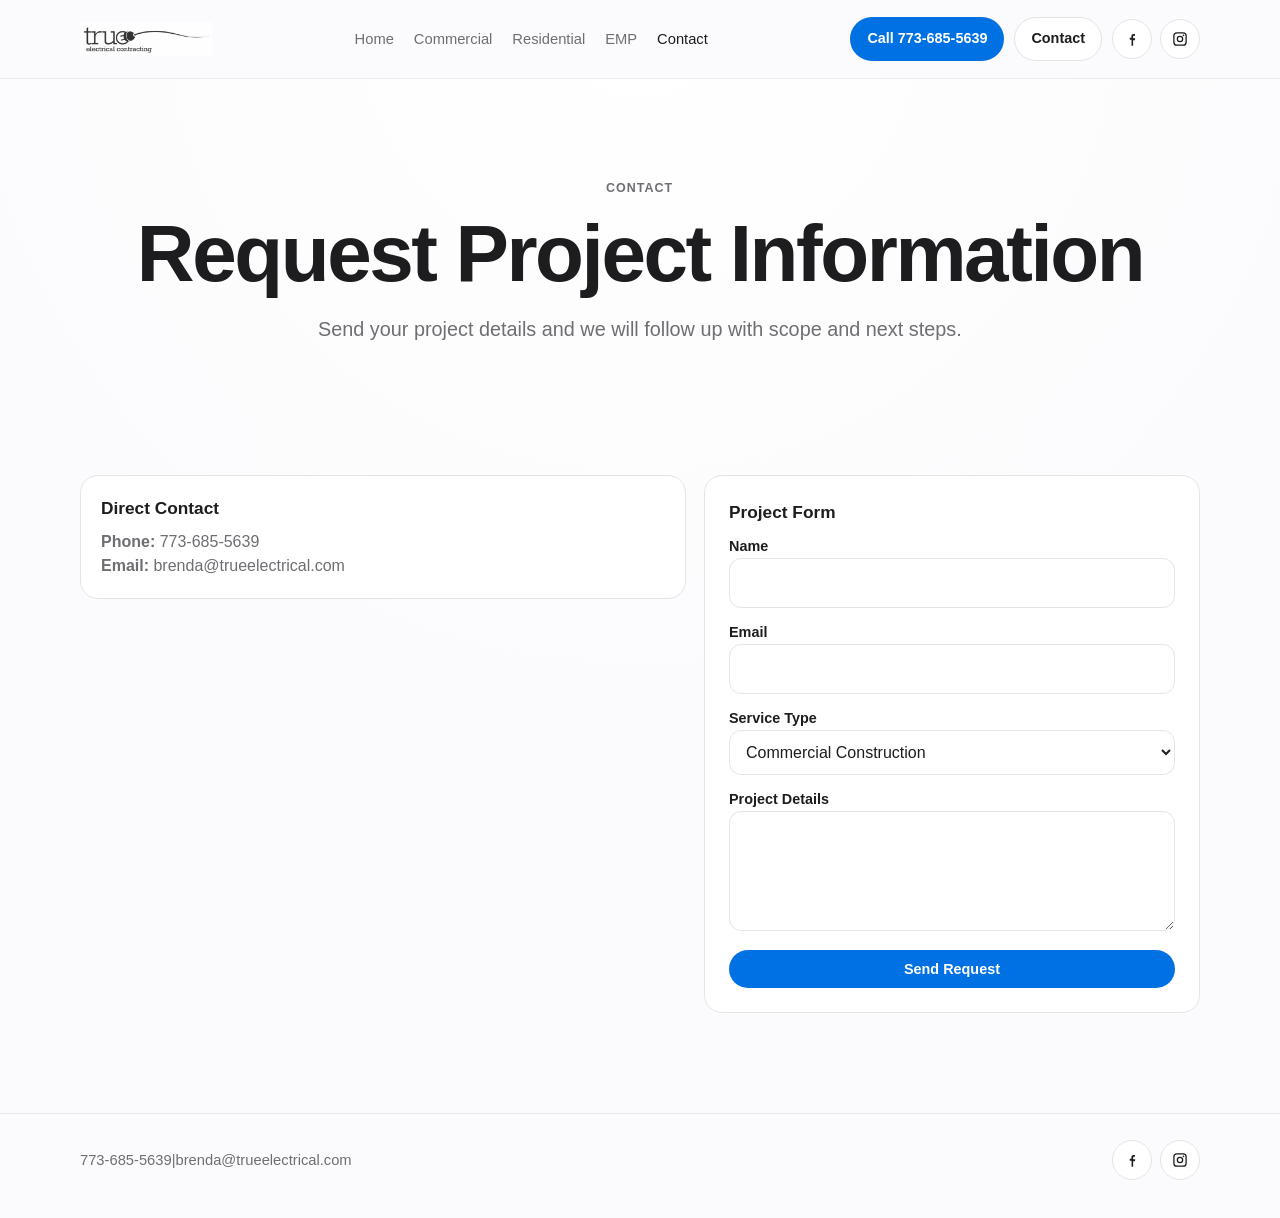
<file: contact.html>
<!DOCTYPE html>
<html lang="en">
<head>
  <meta charset="UTF-8">
  <meta name="viewport" content="width=device-width, initial-scale=1.0">
  <title>Contact | True Electrical Contracting</title>
  <meta name="description" content="Contact True Electrical Contracting for commercial electrical construction and service coordination.">
  <link rel="icon" type="image/png" href="static/img/favicon.png">
  <link rel="stylesheet" href="static/css/style.css">
</head>
<body>
  <header class="site-header">
    <div class="container nav">
      <a class="brand" href="index.html">
        <img src="static/img/logo-electric.png" alt="True Electrical Contracting logo">
      </a>
      <nav class="nav-links" aria-label="Main navigation">
        <a href="index.html">Home</a>
        <a href="commercial.html">Commercial</a>
        <a href="residential.html">Residential</a>
        <a href="emp.html">EMP</a>
        <a class="active" href="contact.html">Contact</a>
      </nav>
      <div class="nav-actions">
        <a class="btn btn-primary nav-phone" href="tel:7736855639">Call 773-685-5639</a>
        <a class="btn btn-ghost" href="contact.html">Contact</a>
        <div class="social-links" aria-label="Social media links">
          <a class="social-link" href="https://www.facebook.com/profile.php?id=61583737654643" target="_blank" rel="noreferrer" aria-label="True Electrical on Facebook">
            <svg viewBox="0 0 24 24" aria-hidden="true" focusable="false"><path d="M13.5 21v-7.2h2.4l.4-2.8h-2.8V9.2c0-.8.2-1.4 1.4-1.4H16V5.3c-.2 0-.9-.1-1.8-.1-1.8 0-3 1.1-3 3.2v1.8H9v2.8h2.4V21h2.1z"/></svg>
          </a>
          <a class="social-link" href="https://www.instagram.com/trueelectricalcontracting/" target="_blank" rel="noreferrer" aria-label="True Electrical on Instagram">
            <svg viewBox="0 0 24 24" aria-hidden="true" focusable="false"><path d="M7.8 3h8.4A4.8 4.8 0 0 1 21 7.8v8.4a4.8 4.8 0 0 1-4.8 4.8H7.8A4.8 4.8 0 0 1 3 16.2V7.8A4.8 4.8 0 0 1 7.8 3zm0 1.7A3.1 3.1 0 0 0 4.7 7.8v8.4a3.1 3.1 0 0 0 3.1 3.1h8.4a3.1 3.1 0 0 0 3.1-3.1V7.8a3.1 3.1 0 0 0-3.1-3.1H7.8zm8.9 1.3a1.1 1.1 0 1 1 0 2.2 1.1 1.1 0 0 1 0-2.2zM12 7.6A4.4 4.4 0 1 1 7.6 12 4.4 4.4 0 0 1 12 7.6zm0 1.7A2.7 2.7 0 1 0 14.7 12 2.7 2.7 0 0 0 12 9.3z"/></svg>
          </a>
        </div>
      </div>
    </div>
  </header>

  <main>
    <section class="hero container">
      <p class="eyebrow">Contact</p>
      <h1>Request Project Information</h1>
      <p class="lead">Send your project details and we will follow up with scope and next steps.</p>
    </section>

    <section class="section container">
      <div class="split contact-split">
        <article class="card contact-card-compact">
          <h3>Direct Contact</h3>
          <p><strong>Phone:</strong> <a href="tel:7736855639">773-685-5639</a></p>
          <p><strong>Email:</strong> <a href="mailto:brenda@trueelectrical.com">brenda@trueelectrical.com</a></p>
        </article>

        <article class="card">
          <h3>Project Form</h3>
          <form class="form" action="mailto:brenda@trueelectrical.com" method="post" enctype="text/plain">
            <div>
              <label for="name">Name</label>
              <input id="name" name="name" type="text" required>
            </div>
            <div>
              <label for="email">Email</label>
              <input id="email" name="email" type="email" required>
            </div>
            <div>
              <label for="service">Service Type</label>
              <select id="service" name="service">
                <option>Commercial Construction</option>
                <option>Incoming Utility Service</option>
                <option>Power Distribution</option>
                <option>Fire Alarm / Low Voltage</option>
                <option>Residential Service</option>
              </select>
            </div>
            <div>
              <label for="message">Project Details</label>
              <textarea id="message" name="message"></textarea>
            </div>
            <button class="btn btn-primary" type="submit">Send Request</button>
          </form>
        </article>
      </div>
    </section>
  </main>

  <footer class="footer">
    <div class="container footer-row">
      <span><a href="tel:7736855639">773-685-5639</a> | <a href="mailto:brenda@trueelectrical.com">brenda@trueelectrical.com</a></span>
      <div class="social-links social-links-footer" aria-label="Social media links">
        <a class="social-link" href="https://www.facebook.com/profile.php?id=61583737654643" target="_blank" rel="noreferrer" aria-label="True Electrical on Facebook">
          <svg viewBox="0 0 24 24" aria-hidden="true" focusable="false"><path d="M13.5 21v-7.2h2.4l.4-2.8h-2.8V9.2c0-.8.2-1.4 1.4-1.4H16V5.3c-.2 0-.9-.1-1.8-.1-1.8 0-3 1.1-3 3.2v1.8H9v2.8h2.4V21h2.1z"/></svg>
        </a>
        <a class="social-link" href="https://www.instagram.com/trueelectricalcontracting/" target="_blank" rel="noreferrer" aria-label="True Electrical on Instagram">
          <svg viewBox="0 0 24 24" aria-hidden="true" focusable="false"><path d="M7.8 3h8.4A4.8 4.8 0 0 1 21 7.8v8.4a4.8 4.8 0 0 1-4.8 4.8H7.8A4.8 4.8 0 0 1 3 16.2V7.8A4.8 4.8 0 0 1 7.8 3zm0 1.7A3.1 3.1 0 0 0 4.7 7.8v8.4a3.1 3.1 0 0 0 3.1 3.1h8.4a3.1 3.1 0 0 0 3.1-3.1V7.8a3.1 3.1 0 0 0-3.1-3.1H7.8zm8.9 1.3a1.1 1.1 0 1 1 0 2.2 1.1 1.1 0 0 1 0-2.2zM12 7.6A4.4 4.4 0 1 1 7.6 12 4.4 4.4 0 0 1 12 7.6zm0 1.7A2.7 2.7 0 1 0 14.7 12 2.7 2.7 0 0 0 12 9.3z"/></svg>
        </a>
      </div>
    </div>
  </footer>
  <script src="static/js/main.js"></script>
</body>
</html>
</file>
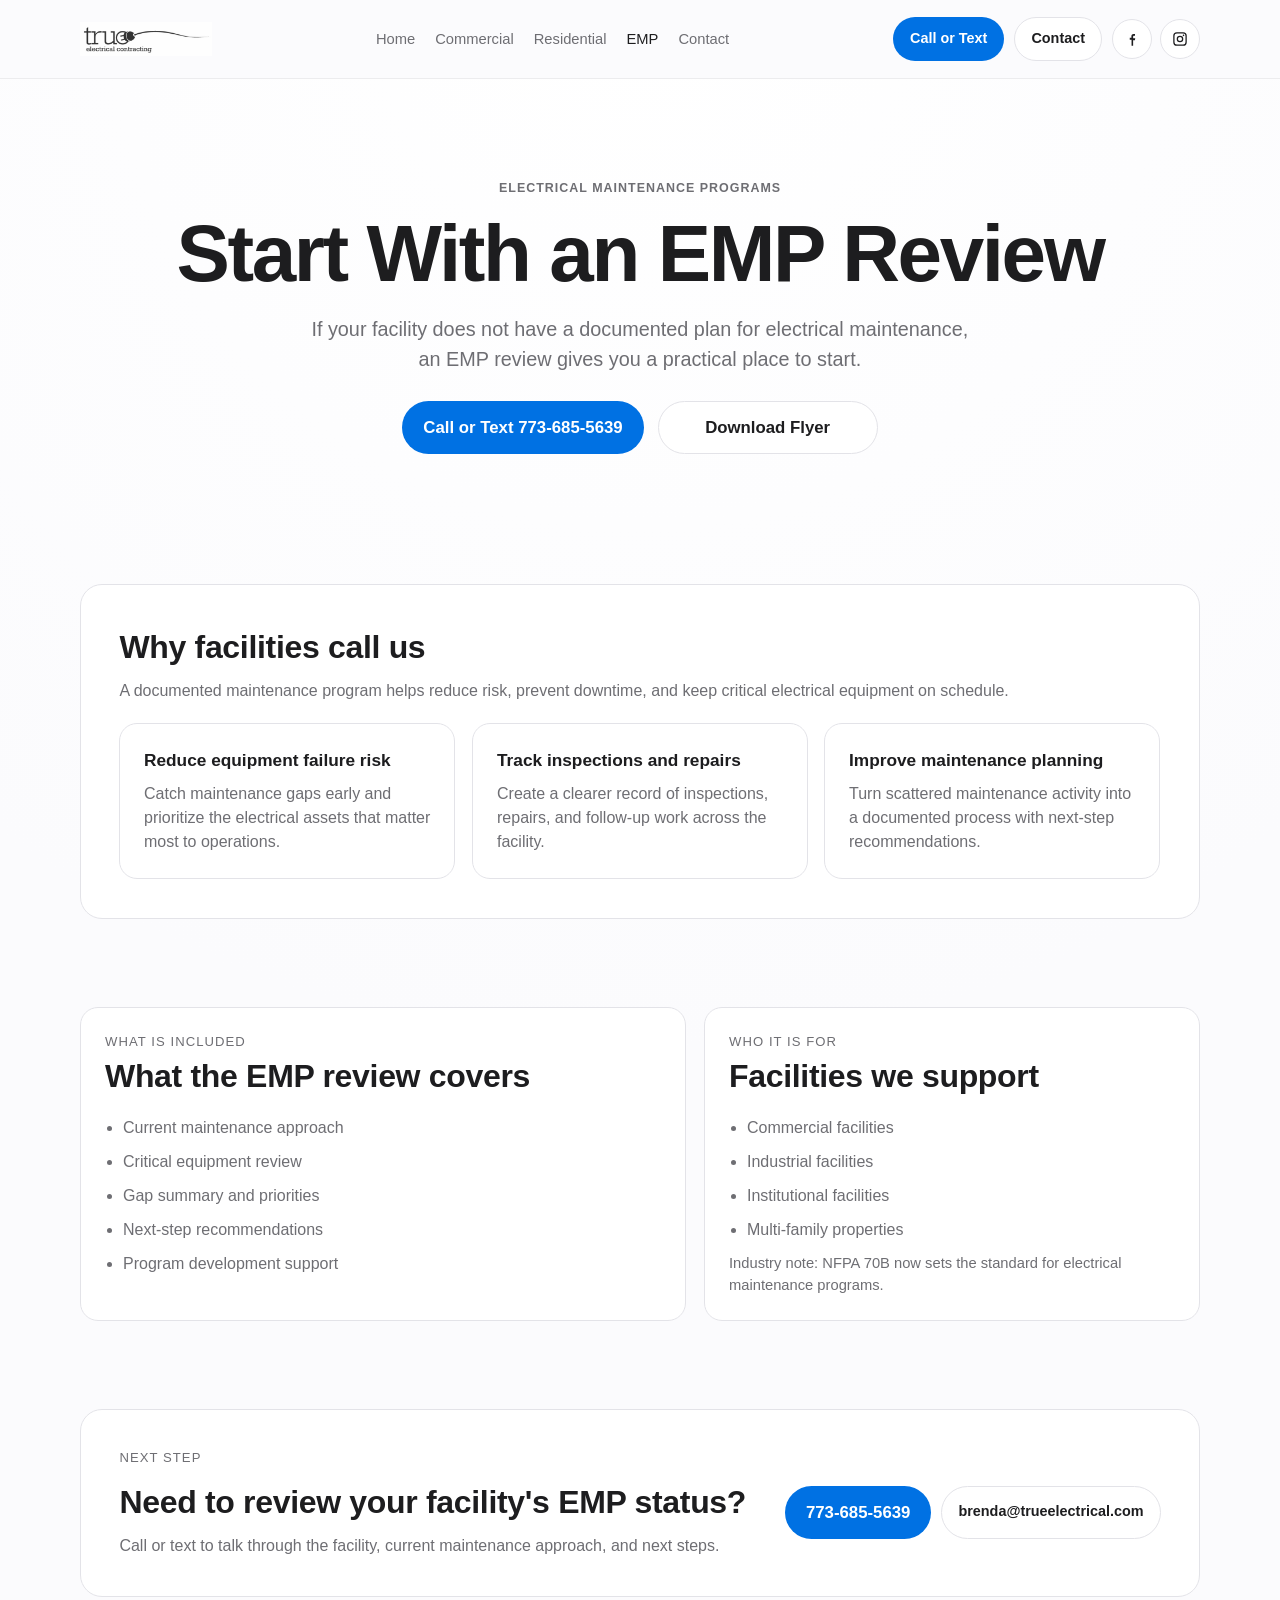
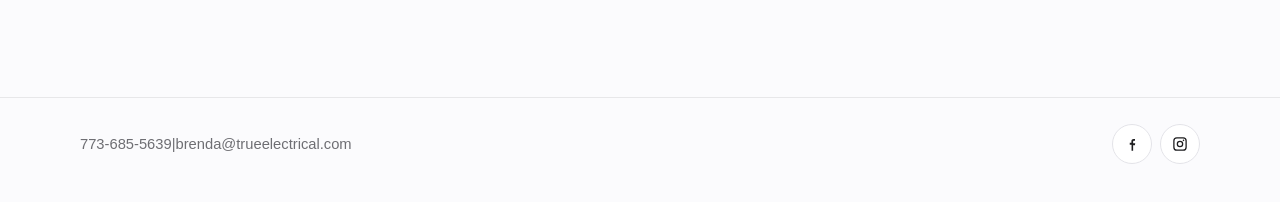
<file: emp.html>
<!DOCTYPE html>
<html lang="en">
<head>
  <meta charset="UTF-8">
  <meta name="viewport" content="width=device-width, initial-scale=1.0">
  <title>Electrical Maintenance Programs | True Electrical</title>
  <meta name="description" content="Electrical Maintenance Program reviews for commercial, industrial, institutional, and multi-family facilities.">
  <link rel="icon" type="image/png" href="static/img/favicon.png">
  <link rel="stylesheet" href="static/css/style.css">
</head>
<body>
  <header class="site-header">
    <div class="container nav">
      <a class="brand" href="index.html" aria-label="True Electrical home">
        <img src="static/img/logo-electric.png" alt="True Electrical logo">
      </a>
      <nav class="nav-links" aria-label="Main navigation">
        <a href="index.html">Home</a>
        <a href="commercial.html">Commercial</a>
        <a href="residential.html">Residential</a>
        <a class="active" href="emp.html">EMP</a>
        <a href="contact.html">Contact</a>
      </nav>
      <div class="nav-actions">
        <a class="btn btn-primary nav-phone" href="tel:7736855639">Call or Text</a>
        <a class="btn btn-ghost" href="contact.html">Contact</a>
        <div class="social-links" aria-label="Social media links">
          <a class="social-link" href="https://www.facebook.com/profile.php?id=61583737654643" target="_blank" rel="noreferrer" aria-label="True Electrical on Facebook">
            <svg viewBox="0 0 24 24" aria-hidden="true" focusable="false"><path d="M13.5 21v-7.2h2.4l.4-2.8h-2.8V9.2c0-.8.2-1.4 1.4-1.4H16V5.3c-.2 0-.9-.1-1.8-.1-1.8 0-3 1.1-3 3.2v1.8H9v2.8h2.4V21h2.1z"/></svg>
          </a>
          <a class="social-link" href="https://www.instagram.com/trueelectricalcontracting/" target="_blank" rel="noreferrer" aria-label="True Electrical on Instagram">
            <svg viewBox="0 0 24 24" aria-hidden="true" focusable="false"><path d="M7.8 3h8.4A4.8 4.8 0 0 1 21 7.8v8.4a4.8 4.8 0 0 1-4.8 4.8H7.8A4.8 4.8 0 0 1 3 16.2V7.8A4.8 4.8 0 0 1 7.8 3zm0 1.7A3.1 3.1 0 0 0 4.7 7.8v8.4a3.1 3.1 0 0 0 3.1 3.1h8.4a3.1 3.1 0 0 0 3.1-3.1V7.8a3.1 3.1 0 0 0-3.1-3.1H7.8zm8.9 1.3a1.1 1.1 0 1 1 0 2.2 1.1 1.1 0 0 1 0-2.2zM12 7.6A4.4 4.4 0 1 1 7.6 12 4.4 4.4 0 0 1 12 7.6zm0 1.7A2.7 2.7 0 1 0 14.7 12 2.7 2.7 0 0 0 12 9.3z"/></svg>
          </a>
        </div>
      </div>
    </div>
  </header>

  <main>
    <section class="hero container">
      <p class="eyebrow">Electrical Maintenance Programs</p>
      <h1>Start With an EMP Review</h1>
      <p class="lead">If your facility does not have a documented plan for electrical maintenance, an EMP review gives you a practical place to start.</p>
      <div class="contact-priority">
        <a class="btn btn-primary phone-primary" href="tel:7736855639">Call or Text 773-685-5639</a>
        <a class="btn btn-ghost phone-primary" href="static/files/emp-flyer.pptx" download>Download Flyer</a>
      </div>
    </section>

    <section class="section container">
      <div class="panel">
        <div class="section-heading">
          <div>
            <h2 class="section-title">Why facilities call us</h2>
            <p class="section-sub">A documented maintenance program helps reduce risk, prevent downtime, and keep critical electrical equipment on schedule.</p>
          </div>
        </div>
        <div class="services-grid">
          <article class="card service-card">
            <h3>Reduce equipment failure risk</h3>
            <p>Catch maintenance gaps early and prioritize the electrical assets that matter most to operations.</p>
          </article>
          <article class="card service-card">
            <h3>Track inspections and repairs</h3>
            <p>Create a clearer record of inspections, repairs, and follow-up work across the facility.</p>
          </article>
          <article class="card service-card">
            <h3>Improve maintenance planning</h3>
            <p>Turn scattered maintenance activity into a documented process with next-step recommendations.</p>
          </article>
        </div>
      </div>
    </section>

    <section class="section container">
      <div class="split">
        <article class="card">
          <p class="kicker">What is included</p>
          <h2 class="section-title">What the EMP review covers</h2>
          <ul class="list">
            <li>Current maintenance approach</li>
            <li>Critical equipment review</li>
            <li>Gap summary and priorities</li>
            <li>Next-step recommendations</li>
            <li>Program development support</li>
          </ul>
        </article>

        <article class="card">
          <p class="kicker">Who It Is For</p>
          <h2 class="section-title">Facilities we support</h2>
          <ul class="list">
            <li>Commercial facilities</li>
            <li>Industrial facilities</li>
            <li>Institutional facilities</li>
            <li>Multi-family properties</li>
          </ul>
          <p class="micro-note">Industry note: NFPA 70B now sets the standard for electrical maintenance programs.</p>
        </article>
      </div>
    </section>

    <section class="section container">
      <div class="panel final-cta">
        <div>
          <p class="kicker">Next Step</p>
          <h2 class="section-title">Need to review your facility's EMP status?</h2>
          <p class="section-sub">Call or text to talk through the facility, current maintenance approach, and next steps.</p>
        </div>
        <div class="cta-bar">
          <a class="btn btn-primary phone-primary" href="tel:7736855639">773-685-5639</a>
          <a class="btn btn-ghost" href="mailto:brenda@trueelectrical.com">brenda@trueelectrical.com</a>
        </div>
      </div>
    </section>
  </main>

  <footer class="footer">
    <div class="container footer-row">
      <span><a href="tel:7736855639">773-685-5639</a> | <a href="mailto:brenda@trueelectrical.com">brenda@trueelectrical.com</a></span>
      <div class="social-links social-links-footer" aria-label="Social media links">
        <a class="social-link" href="https://www.facebook.com/profile.php?id=61583737654643" target="_blank" rel="noreferrer" aria-label="True Electrical on Facebook">
          <svg viewBox="0 0 24 24" aria-hidden="true" focusable="false"><path d="M13.5 21v-7.2h2.4l.4-2.8h-2.8V9.2c0-.8.2-1.4 1.4-1.4H16V5.3c-.2 0-.9-.1-1.8-.1-1.8 0-3 1.1-3 3.2v1.8H9v2.8h2.4V21h2.1z"/></svg>
        </a>
        <a class="social-link" href="https://www.instagram.com/trueelectricalcontracting/" target="_blank" rel="noreferrer" aria-label="True Electrical on Instagram">
          <svg viewBox="0 0 24 24" aria-hidden="true" focusable="false"><path d="M7.8 3h8.4A4.8 4.8 0 0 1 21 7.8v8.4a4.8 4.8 0 0 1-4.8 4.8H7.8A4.8 4.8 0 0 1 3 16.2V7.8A4.8 4.8 0 0 1 7.8 3zm0 1.7A3.1 3.1 0 0 0 4.7 7.8v8.4a3.1 3.1 0 0 0 3.1 3.1h8.4a3.1 3.1 0 0 0 3.1-3.1V7.8a3.1 3.1 0 0 0-3.1-3.1H7.8zm8.9 1.3a1.1 1.1 0 1 1 0 2.2 1.1 1.1 0 0 1 0-2.2zM12 7.6A4.4 4.4 0 1 1 7.6 12 4.4 4.4 0 0 1 12 7.6zm0 1.7A2.7 2.7 0 1 0 14.7 12 2.7 2.7 0 0 0 12 9.3z"/></svg>
        </a>
      </div>
    </div>
  </footer>
  <script src="static/js/main.js"></script>
</body>
</html>
</file>
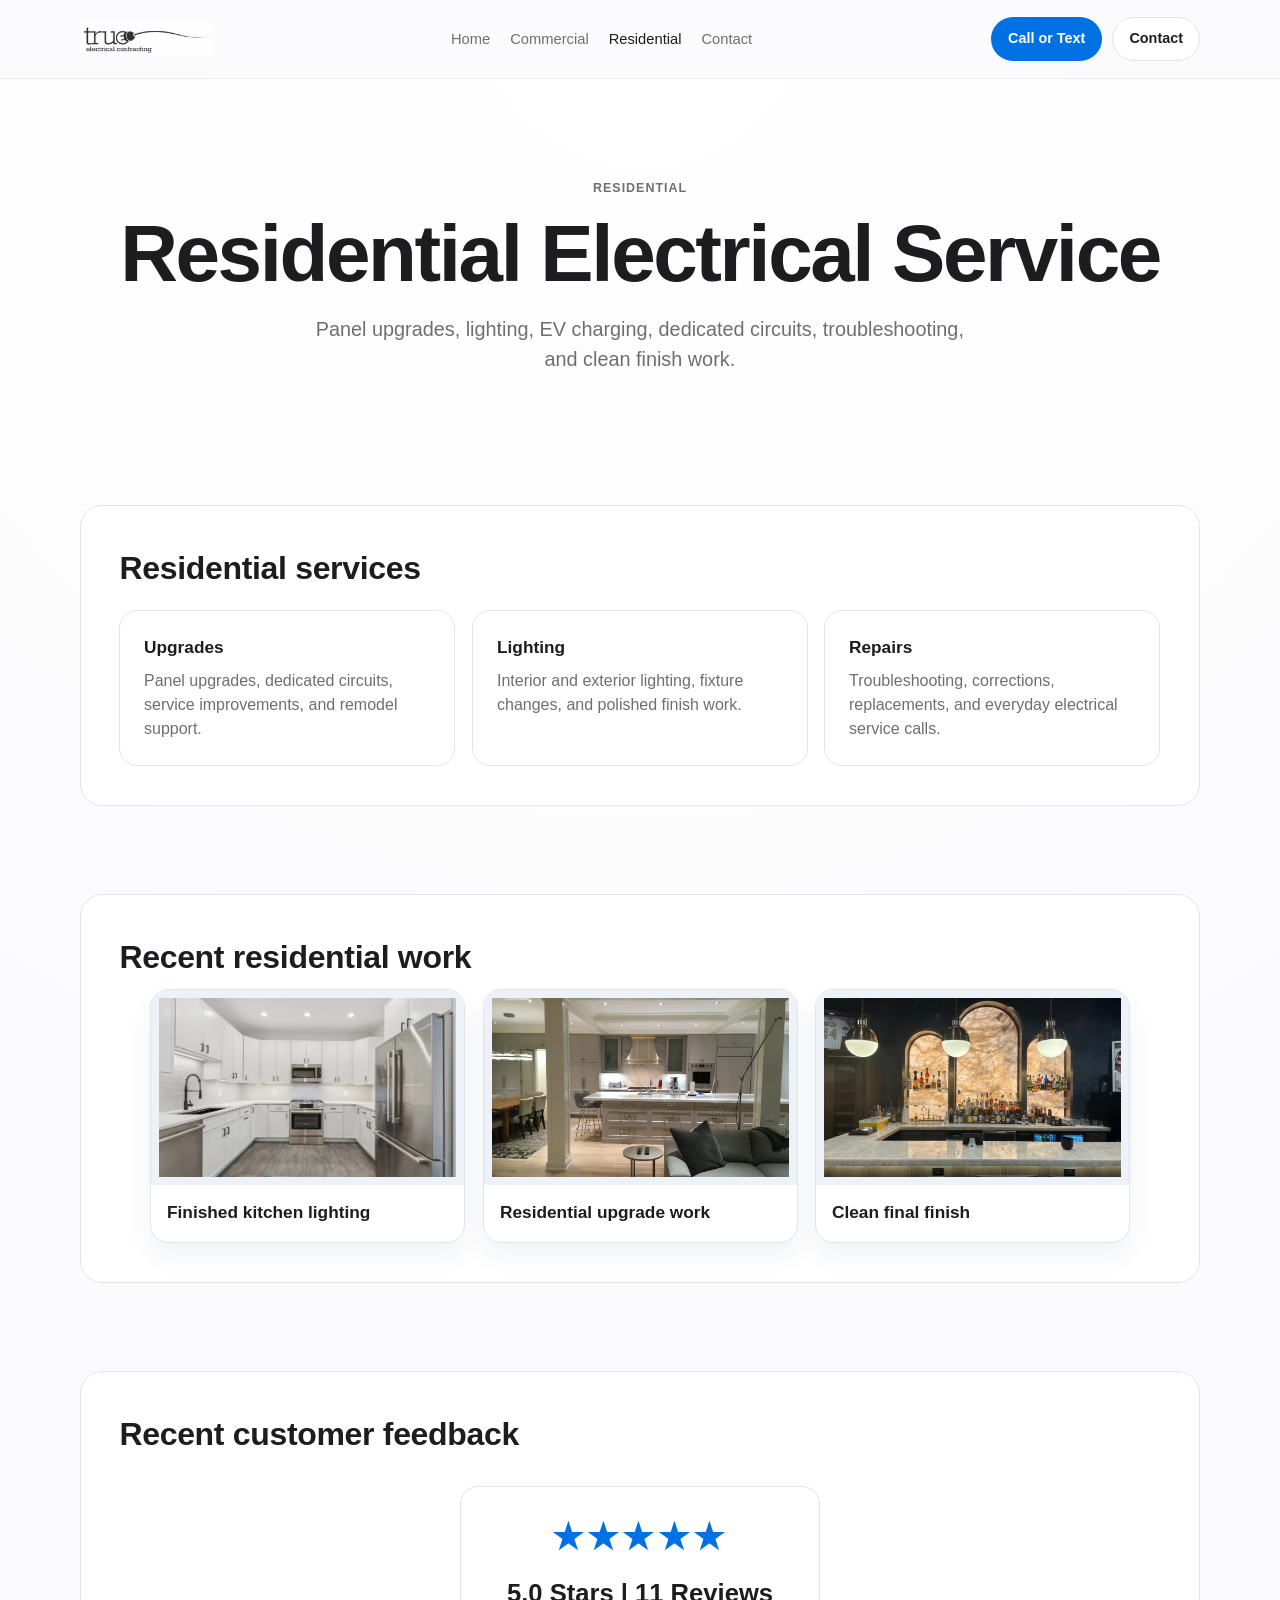
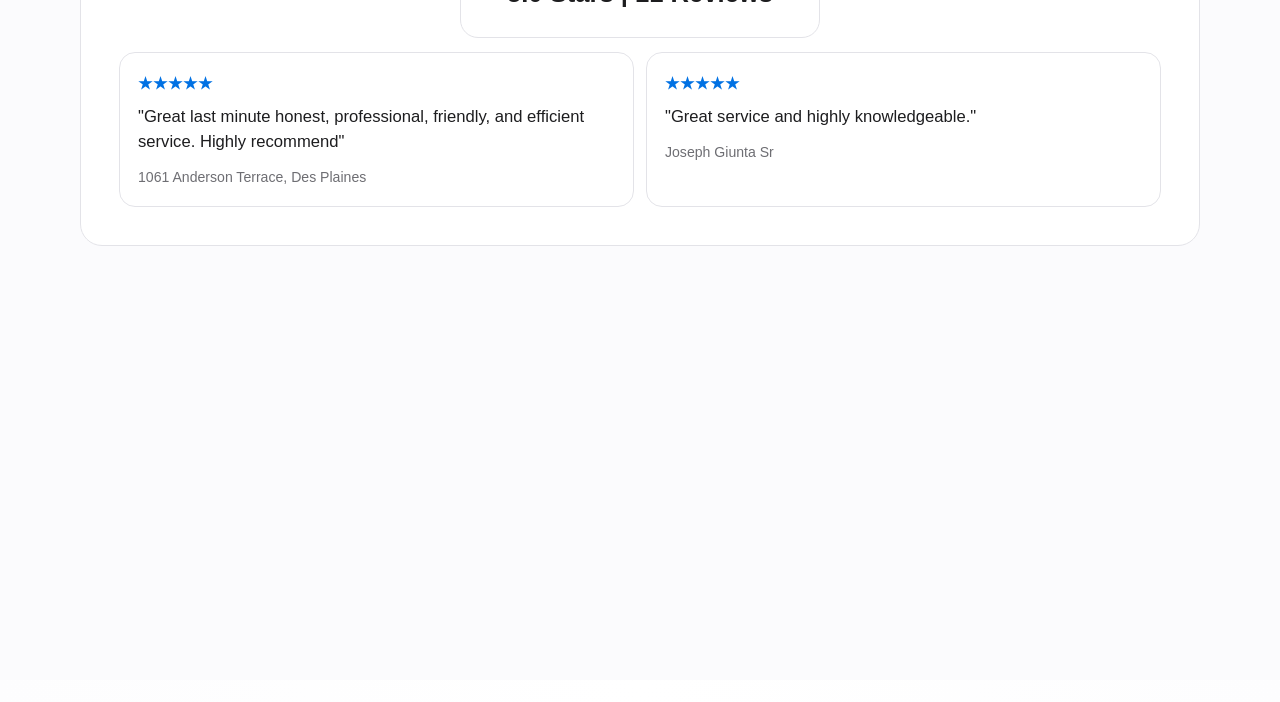
<file: residential.html>
<!DOCTYPE html>
<html lang="en">
<head>
  <meta charset="UTF-8">
  <meta name="viewport" content="width=device-width, initial-scale=1.0">
  <title>Residential Electrical Service | True Electrical</title>
  <meta name="description" content="Residential electrical service in Chicago including panel upgrades, lighting, EV charging, troubleshooting, and repairs.">
  <link rel="icon" type="image/png" href="static/img/favicon.png">
  <link rel="stylesheet" href="static/css/style.css">
</head>
<body>
  <header class="site-header">
    <div class="container nav">
      <a class="brand" href="index.html" aria-label="True Electrical home">
        <img src="static/img/logo-electric.png" alt="True Electrical logo">
      </a>
      <nav class="nav-links" aria-label="Main navigation">
        <a href="index.html">Home</a>
        <a href="commercial.html">Commercial</a>
        <a class="active" href="residential.html">Residential</a>
        <a href="contact.html">Contact</a>
      </nav>
      <div class="nav-actions">
        <a class="btn btn-primary nav-phone" href="tel:7736855639">Call or Text</a>
        <a class="btn btn-ghost" href="contact.html">Contact</a>
      </div>
    </div>
  </header>

  <main>
    <section class="hero container">
      <p class="eyebrow">Residential</p>
      <h1>Residential Electrical Service</h1>
      <p class="lead">Panel upgrades, lighting, EV charging, dedicated circuits, troubleshooting, and clean finish work.</p>
    </section>

    <section class="section container">
      <div class="panel">
        <h2 class="section-title">Residential services</h2>
        <div class="services-grid">
          <article class="card service-card">
            <h3>Upgrades</h3>
            <p>Panel upgrades, dedicated circuits, service improvements, and remodel support.</p>
          </article>
          <article class="card service-card">
            <h3>Lighting</h3>
            <p>Interior and exterior lighting, fixture changes, and polished finish work.</p>
          </article>
          <article class="card service-card">
            <h3>Repairs</h3>
            <p>Troubleshooting, corrections, replacements, and everyday electrical service calls.</p>
          </article>
        </div>
      </div>
    </section>

    <section class="section container">
      <div class="panel">
        <h2 class="section-title">Recent residential work</h2>
        <div class="project-gallery-grid" id="residential-gallery-grid" aria-live="polite"></div>
      </div>
    </section>

    <section class="section container">
      <div class="panel testimonial-panel">
        <div class="section-heading">
          <div>
            <h2 class="section-title">Recent customer feedback</h2>
          </div>
        </div>
        <div class="review-summary-card review-summary-card-inline">
          <p class="review-stars-lg" aria-label="5 out of 5 stars">★★★★★</p>
          <p class="review-count">5.0 Stars | 11 Reviews</p>
        </div>
        <div class="testimonial-grid" id="residential-testimonials-grid" aria-live="polite"></div>
      </div>
    </section>

    <section class="section container">
      <div class="panel final-cta">
        <div>
          <h2 class="section-title">Need residential electrical service?</h2>
          <p class="section-sub">Call or text to talk through the work and schedule next steps.</p>
        </div>
        <div class="cta-bar">
          <a class="btn btn-primary phone-primary" href="tel:7736855639">773-685-5639</a>
          <a class="btn btn-ghost" href="mailto:brenda@trueelectrical.com">brenda@trueelectrical.com</a>
        </div>
      </div>
    </section>
  </main>

  <footer class="footer">
    <div class="container footer-row">
      <span><a href="tel:7736855639">773-685-5639</a> | <a href="mailto:brenda@trueelectrical.com">brenda@trueelectrical.com</a></span>
    </div>
  </footer>
  <script src="static/js/main.js"></script>
</body>
</html>
</file>
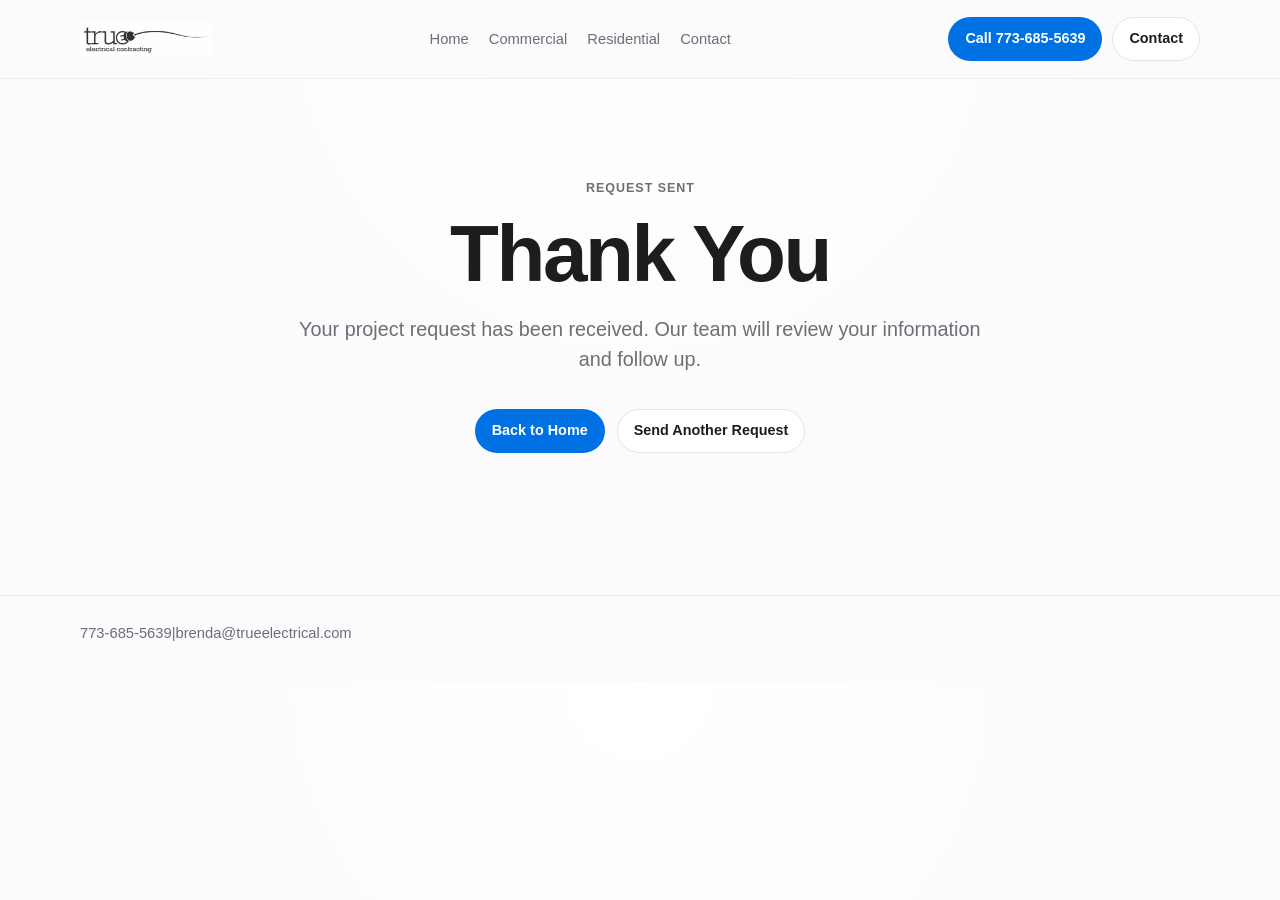
<file: thanks.html>
<!DOCTYPE html>
<html lang="en">
<head>
  <meta charset="UTF-8">
  <meta name="viewport" content="width=device-width, initial-scale=1.0">
  <title>Thank You | True Electrical Contracting</title>
  <meta name="description" content="Thank you page for project request submissions.">
  <link rel="icon" type="image/png" href="static/img/favicon.png">
  <link rel="stylesheet" href="static/css/style.css">
</head>
<body>
  <header class="site-header">
    <div class="container nav">
      <a class="brand" href="index.html">
        <img src="static/img/logo-electric.png" alt="True Electrical Contracting logo">
      </a>
      <nav class="nav-links" aria-label="Main navigation">
        <a href="index.html">Home</a>
        <a href="commercial.html">Commercial</a>
        <a href="residential.html">Residential</a>
        <a href="contact.html">Contact</a>
      </nav>
      <div class="nav-actions">
        <a class="btn btn-primary nav-phone" href="tel:7736855639">Call 773-685-5639</a>
        <a class="btn btn-ghost" href="contact.html">Contact</a>
      </div>
    </div>
  </header>

  <main>
    <section class="hero container">
      <p class="eyebrow">Request Sent</p>
      <h1>Thank You</h1>
      <p class="lead">Your project request has been received. Our team will review your information and follow up.</p>
      <div class="hero-ctas">
        <a class="btn btn-primary" href="index.html">Back to Home</a>
        <a class="btn btn-ghost" href="contact.html">Send Another Request</a>
      </div>
    </section>
  </main>

  <footer class="footer">
    <div class="container footer-row">
      <span><a href="tel:7736855639">773-685-5639</a> | <a href="mailto:brenda@trueelectrical.com">brenda@trueelectrical.com</a></span>
    </div>
  </footer>
  <script src="static/js/main.js"></script>
</body>
</html>
</file>
<file: static/css/style.css>
:root {
  --bg: #fbfbfd;
  --surface: #ffffff;
  --text: #1d1d1f;
  --muted: #6e6e73;
  --line: #e3e3e8;
  --accent: #0071e3;
  --accent-hover: #0062c2;
  --radius: 22px;
  --max-width: 1120px;
  --header-offset: 110px;
}

html {
  scroll-behavior: smooth;
}

* {
  box-sizing: border-box;
}

body {
  margin: 0;
  font-family: -apple-system, BlinkMacSystemFont, "SF Pro Text", "Segoe UI", Roboto, Helvetica, Arial, sans-serif;
  color: var(--text);
  background: radial-gradient(circle at top center, #ffffff 0, var(--bg) 55%);
  line-height: 1.5;
}

a {
  color: inherit;
  text-decoration: none;
}

a:focus-visible,
button:focus-visible {
  outline: 3px solid rgba(0, 113, 227, 0.24);
  outline-offset: 3px;
}

img {
  display: block;
  max-width: 100%;
}

.container {
  width: min(var(--max-width), 92vw);
  margin: 0 auto;
}

.site-header {
  position: sticky;
  top: 0;
  z-index: 20;
  background: rgba(251, 251, 253, 0.86);
  backdrop-filter: saturate(180%) blur(20px);
  border-bottom: 1px solid rgba(0, 0, 0, 0.06);
  overflow: visible;
}

.nav {
  height: 78px;
  min-height: 78px;
  display: flex;
  align-items: center;
  justify-content: space-between;
  gap: 16px;
  overflow: visible;
}

.brand {
  display: inline-flex;
  align-items: center;
  gap: 10px;
  font-weight: 600;
  font-size: 0.96rem;
}

.brand img {
  width: 132px;
  height: 132px;
  object-fit: contain;
}

.nav-links {
  display: flex;
  align-items: center;
  gap: 20px;
  font-size: 0.92rem;
}

.nav-links a {
  color: var(--muted);
}

.nav-links a:hover,
.nav-links a.active {
  color: var(--text);
}

.nav-actions {
  display: flex;
  align-items: center;
  gap: 10px;
}

.social-links {
  display: inline-flex;
  align-items: center;
  gap: 8px;
}

.social-link {
  width: 40px;
  height: 40px;
  display: inline-flex;
  align-items: center;
  justify-content: center;
  border: 1px solid var(--line);
  border-radius: 999px;
  background: var(--surface);
  color: var(--text);
  transition: border-color 160ms ease, transform 160ms ease, color 160ms ease;
}

.social-link:hover {
  border-color: #9ab3cc;
  color: #27527a;
  transform: translateY(-1px);
}

.social-link svg {
  width: 18px;
  height: 18px;
  fill: currentColor;
}

.nav-phone {
  font-size: 1rem;
  padding: 11px 18px;
}

.btn {
  display: inline-flex;
  align-items: center;
  justify-content: center;
  border-radius: 999px;
  padding: 10px 16px;
  font-size: 0.9rem;
  font-weight: 600;
  border: 1px solid transparent;
  transition: background-color 160ms ease, border-color 160ms ease, color 160ms ease, transform 160ms ease, box-shadow 160ms ease;
}

.btn:hover {
  transform: translateY(-1px);
}

.btn-ghost {
  border-color: var(--line);
  color: var(--text);
  background: var(--surface);
}

.btn-ghost:hover {
  border-color: #b0b0b5;
}

.btn-primary {
  background: var(--accent);
  color: #fff;
}

.btn-primary:hover {
  background: var(--accent-hover);
}

.hero {
  text-align: center;
  padding: 88px 0 86px;
}

.hero-home {
  display: grid;
  grid-template-columns: minmax(0, 1.05fr) minmax(320px, 0.95fr);
  gap: 28px;
  align-items: center;
  text-align: left;
}

.hero-home .lead,
.hero-home .eyebrow {
  margin-left: 0;
}

.hero-home .contact-priority {
  justify-content: flex-start;
}

.eyebrow {
  display: inline-block;
  margin-bottom: 14px;
  font-size: 0.78rem;
  letter-spacing: 0.08em;
  text-transform: uppercase;
  color: var(--muted);
  font-weight: 600;
}

h1 {
  margin: 0;
  font-size: clamp(2.25rem, 7vw, 5rem);
  line-height: 1.04;
  letter-spacing: -0.03em;
}

.lead {
  margin: 20px auto 0;
  max-width: 62ch;
  color: var(--muted);
  font-size: clamp(1.02rem, 2vw, 1.24rem);
}

.hero-ctas {
  margin-top: 34px;
  display: flex;
  justify-content: center;
  gap: 12px;
  flex-wrap: wrap;
}

.section {
  padding: 44px 0;
}

.landing-section {
  padding-top: 24px;
}

section[id] {
  scroll-margin-top: var(--header-offset);
}

.panel {
  background: var(--surface);
  border: 1px solid var(--line);
  border-radius: var(--radius);
  padding: clamp(26px, 3vw, 40px);
}

.section-title {
  margin: 0 0 8px;
  font-size: clamp(1.35rem, 3vw, 2rem);
  letter-spacing: -0.01em;
}

.section-sub {
  margin: 0;
  color: var(--muted);
}

.section-heading {
  display: flex;
  align-items: end;
  justify-content: space-between;
  gap: 18px;
  margin-bottom: 20px;
}

.grid-2,
.grid-3 {
  display: grid;
  gap: 16px;
}

.grid-2 {
  grid-template-columns: repeat(2, minmax(0, 1fr));
}

.grid-3 {
  grid-template-columns: repeat(3, minmax(0, 1fr));
}

.card {
  background: var(--surface);
  border: 1px solid var(--line);
  border-radius: 18px;
  padding: 24px;
}

.card h3 {
  margin: 0 0 8px;
  font-size: 1.08rem;
}

.card p {
  margin: 0;
  color: var(--muted);
}

.gallery-group {
  margin-top: 24px;
}

.gallery-jump-nav {
  margin-top: 14px;
  display: flex;
  flex-wrap: wrap;
  gap: 10px;
}

.chip-link {
  display: inline-flex;
  align-items: center;
  justify-content: center;
  border: 1px solid var(--line);
  border-radius: 999px;
  padding: 8px 14px;
  font-size: 0.87rem;
  color: var(--muted);
  background: #fff;
}

.chip-link:hover {
  border-color: #b8c2ce;
  color: var(--text);
}

.gallery-group h3 {
  margin: 0 0 12px;
  font-size: 1.08rem;
}

.ba-slider {
  margin-top: 16px;
  border: 1px solid var(--line);
  border-radius: 18px;
  padding: 16px;
  background: linear-gradient(145deg, #ffffff 0%, #f8fbff 100%);
}

.ba-slides {
  position: relative;
}

.ba-slide {
  display: none;
}

.ba-slide.is-active {
  display: block;
}

.ba-slide h3 {
  margin: 0 0 12px;
  font-size: 1rem;
}

.ba-controls {
  margin-top: 14px;
  display: flex;
  align-items: center;
  justify-content: space-between;
  gap: 10px;
}

.ba-btn {
  min-width: 102px;
}

.ba-dots {
  display: flex;
  align-items: center;
  gap: 8px;
}

.ba-dot {
  width: 10px;
  height: 10px;
  border-radius: 50%;
  border: 0;
  background: #b7c5d6;
  padding: 0;
  cursor: pointer;
}

.ba-dot.is-active {
  background: var(--accent);
}

.before-after-grid {
  display: grid;
  gap: 16px;
  grid-template-columns: repeat(2, minmax(0, 1fr));
}

.photo-card {
  border: 1px solid var(--line);
  border-radius: 18px;
  padding: 16px;
  background: #fff;
}

.photo-card h4 {
  margin: 0 0 12px;
  font-size: 0.98rem;
}

.photo-pair {
  display: grid;
  gap: 12px;
  grid-template-columns: repeat(2, minmax(0, 1fr));
}

.photo-grid {
  display: grid;
  gap: 12px;
  grid-template-columns: repeat(3, minmax(0, 1fr));
}

.photo-frame {
  margin: 0;
}

.photo-frame img {
  width: 100%;
  height: 100%;
  object-fit: cover;
}

.photo-placeholder {
  border: 1px dashed #bcc8d6;
  border-radius: 12px;
  min-height: 150px;
  display: grid;
  place-items: center;
  padding: 12px;
  color: #5e6f84;
  font-size: 0.9rem;
  text-align: center;
  background: linear-gradient(140deg, #f7faff 0%, #edf4fd 100%);
}

.photo-frame figcaption {
  margin-top: 8px;
  color: var(--muted);
  font-size: 0.86rem;
}

.list {
  margin: 16px 0 0;
  padding-left: 18px;
}

.list li {
  margin-bottom: 10px;
  color: var(--muted);
}

.split {
  display: grid;
  gap: 18px;
  grid-template-columns: 1.1fr 0.9fr;
}

.contact-split {
  grid-template-columns: 1.1fr 0.9fr;
  align-items: start;
}

.contact-card-compact {
  padding: 20px;
  align-self: start;
}

.trust-grid {
  margin-top: 14px;
  display: grid;
  gap: 16px;
  grid-template-columns: repeat(3, minmax(0, 1fr));
}

.essentials-grid {
  margin-top: 14px;
  display: grid;
  gap: 16px;
  grid-template-columns: repeat(2, minmax(0, 1fr));
}

.landing-cta {
  margin-top: 22px;
}

.testimonial-panel {
  background: #fff;
}

.review-summary-card {
  margin-top: 14px;
  text-align: center;
  border: 1px solid var(--line);
  border-radius: 18px;
  background: #fff;
  padding: 24px 20px;
}

.review-summary-card-inline {
  max-width: 360px;
  margin: 8px auto 0;
}

.review-stars-lg {
  margin: 0;
  color: var(--accent);
  font-size: clamp(1.5rem, 3.2vw, 2.2rem);
  letter-spacing: 0.12em;
  font-weight: 700;
}

.review-count {
  margin: 10px 0 0;
  color: var(--text);
  font-size: clamp(1.2rem, 2.5vw, 1.6rem);
  font-weight: 700;
}

.testimonial-grid {
  margin-top: 14px;
  display: grid;
  gap: 12px;
  grid-template-columns: repeat(2, minmax(0, 1fr));
}

.review-card {
  background: #fff;
  border: 1px solid var(--line);
  border-radius: 16px;
  padding: 18px;
}

.review-rating {
  margin: 0 0 10px;
  color: var(--accent);
  font-weight: 700;
  font-size: 1.02rem;
  letter-spacing: 0.06em;
}

.review-quote {
  margin: 0;
  color: var(--text);
  font-size: 1.04rem;
  line-height: 1.5;
}

.review-meta {
  margin: 12px 0 0;
  color: var(--muted);
  font-size: 0.88rem;
}

.kicker {
  font-size: 0.82rem;
  text-transform: uppercase;
  letter-spacing: 0.08em;
  color: var(--muted);
  margin: 0 0 10px;
}

.meta {
  margin-top: 10px;
  padding-top: 10px;
  border-top: 1px solid var(--line);
  color: var(--muted);
  font-size: 0.92rem;
}

.cta-bar {
  margin-top: 18px;
  display: flex;
  gap: 10px;
  flex-wrap: wrap;
}

.contact-priority {
  margin-top: 26px;
  display: flex;
  justify-content: center;
  align-items: center;
  gap: 14px;
  flex-wrap: wrap;
}

.contact-priority .btn {
  min-width: 220px;
}

.phone-primary {
  font-size: 1.05rem;
  padding: 13px 20px;
}

.micro-note {
  margin: 0;
  color: var(--muted);
  font-size: 0.92rem;
}

.hero-copy {
  max-width: 640px;
}

.hero-visual {
  padding: 16px;
  background: linear-gradient(155deg, #ffffff 0%, #f1f6fb 100%);
}

.hero-photo-frame {
  margin: 0;
  border-radius: 18px;
  overflow: hidden;
  aspect-ratio: 16 / 10;
  background: #e9eef5;
}

.hero-photo-frame img {
  width: 100%;
  height: 100%;
  object-fit: cover;
}

.hero-proof {
  margin-top: 16px;
}

.hero-proof-grid {
  display: grid;
  grid-template-columns: repeat(2, minmax(0, 1fr));
  gap: 12px;
}

.proof-item {
  border: 1px solid var(--line);
  border-radius: 16px;
  padding: 14px;
  background: rgba(255, 255, 255, 0.82);
}

.proof-item strong,
.gallery-card strong,
.before-after-detail strong {
  display: block;
  margin-bottom: 4px;
  font-size: 0.95rem;
}

.proof-item span,
.gallery-card span,
.before-after-detail span {
  display: block;
  color: var(--muted);
  font-size: 0.9rem;
}

.trust-strip {
  padding-top: 18px;
  padding-bottom: 18px;
}

.trust-strip-grid {
  display: grid;
  grid-template-columns: repeat(4, minmax(0, 1fr));
  gap: 12px;
}

.trust-strip-grid p {
  margin: 0;
  text-align: center;
  font-size: 0.92rem;
  font-weight: 600;
  color: var(--text);
}

.review-summary-link {
  display: inline-flex;
  align-items: center;
  justify-content: center;
  margin: 16px auto 0;
  padding: 10px 16px;
  border-radius: 999px;
  border: 1px solid var(--line);
  background: #fff;
  color: #27527a;
  font-size: 0.9rem;
  font-weight: 700;
  box-shadow: 0 10px 24px rgba(20, 54, 88, 0.07);
}

.review-summary-link:hover {
  border-color: #9ab3cc;
}

.hero-review-link {
  margin-top: 18px;
  margin-left: 0;
}

.services-grid {
  margin-top: 18px;
  display: grid;
  grid-template-columns: repeat(3, minmax(0, 1fr));
  gap: 16px;
}

.service-card {
  background: #fff;
}

.project-gallery-grid {
  display: grid;
  grid-template-columns: repeat(3, minmax(0, 1fr));
  gap: 18px;
  align-items: start;
  max-width: 980px;
  margin: 0 auto;
}

.gallery-card {
  grid-column: span 1;
  border: 1px solid var(--line);
  border-radius: 18px;
  overflow: hidden;
  background: #fff;
  box-shadow: 0 14px 26px rgba(20, 54, 88, 0.06);
}

.gallery-media {
  margin: 0;
  aspect-ratio: 16 / 10;
  overflow: hidden;
  background: #edf2f8;
  padding: 8px;
}

.gallery-body {
  padding: 15px 16px 16px;
  display: flex;
  flex-direction: column;
  gap: 4px;
}

.gallery-body h3,
.before-after-slide h3 {
  margin: 0;
  font-size: 1.08rem;
}

.gallery-body p,
.before-after-slide p {
  margin: 0;
  color: var(--muted);
}

.before-after-section {
  background: #fff;
}

.before-after-slider {
  max-width: 860px;
  margin: 6px auto 0;
}

.partnership-note {
  max-width: 860px;
  margin: 0 auto 12px;
  text-align: center;
}

.partnership-note p {
  margin: 0;
  color: var(--muted);
  font-size: 0.92rem;
}

.partnership-note p + p {
  margin-top: 6px;
}

.before-after-slide {
  border: 1px solid var(--line);
  border-radius: 20px;
  padding: 14px;
  background: #fff;
  max-width: 860px;
  margin: 0 auto;
}

.before-after-row-copy {
  margin-bottom: 10px;
}

.before-after-compare {
  border: 1px solid var(--line);
  border-radius: 18px;
  padding: 10px;
  background: #fff;
}

.before-after-viewport {
  position: relative;
  aspect-ratio: 16 / 10;
  min-height: 0;
}

.before-after-media {
  margin: 0;
  padding: 6px;
  border-radius: 18px;
  background: #eef4f9;
  transition: opacity 220ms ease, transform 220ms ease;
  height: 100%;
}

.before-after-viewport .before-after-media {
  display: none;
}

.before-after-viewport .before-after-media.is-active {
  display: block;
}

.before-after-image {
  display: block;
  width: 100%;
  height: 100%;
  object-fit: cover;
  border-radius: 16px;
  background: #edf2f8;
}

.before-after-image.is-rotated-270 {
  transform: rotate(270deg);
  width: auto;
  height: calc(100% - 54px);
  margin: 0 auto;
  object-fit: contain;
}

.before-after-label {
  position: absolute;
  top: 14px;
  left: 14px;
  display: inline-flex;
  margin-top: 0;
  padding: 6px 10px;
  border-radius: 999px;
  font-size: 0.74rem;
  font-weight: 700;
  letter-spacing: 0.05em;
  text-transform: uppercase;
  background: rgba(255, 255, 255, 0.92);
  color: #234a72;
  box-shadow: 0 8px 18px rgba(20, 54, 88, 0.08);
}

.before-after-toolbar {
  margin-top: 8px;
  display: flex;
  align-items: center;
  justify-content: center;
  gap: 12px;
}

.before-after-toggle {
  min-width: 144px;
}

.before-after-toggle:hover {
  border-color: #9ab3cc;
  background: #f8fbff;
}

.gallery-media img,
.hero-photo-frame img {
  width: 100%;
  height: 100%;
  object-fit: cover;
}

.hero-photo-frame img {
  object-fit: cover;
}

.gallery-card.orientation-portrait .gallery-media img,
.gallery-card.shape-tall .gallery-media img,
.before-after-media.orientation-portrait .before-after-image,
.before-after-media.shape-tall .before-after-image {
  object-fit: contain;
}

.before-after-media.orientation-landscape .before-after-image,
.before-after-media.shape-wide .before-after-image,
.before-after-media.shape-balanced .before-after-image,
.before-after-media.orientation-square .before-after-image {
  object-position: center;
}

.final-cta {
  display: flex;
  align-items: center;
  justify-content: space-between;
  gap: 18px;
}

.emp-promo-card {
  display: flex;
  flex-direction: column;
  gap: 18px;
}

.emp-promo-actions {
  margin-top: 0;
}

.footer-row-compact {
  justify-content: center;
}

.form {
  display: grid;
  gap: 12px;
}

label {
  font-weight: 600;
  font-size: 0.9rem;
}

input,
select,
textarea {
  width: 100%;
  border: 1px solid var(--line);
  background: #fff;
  border-radius: 12px;
  padding: 12px;
  font: inherit;
  color: var(--text);
}

textarea {
  min-height: 120px;
  resize: vertical;
}

input:focus,
select:focus,
textarea:focus {
  outline: 2px solid rgba(0, 113, 227, 0.24);
  border-color: rgba(0, 113, 227, 0.55);
}

.footer {
  margin-top: 56px;
  border-top: 1px solid rgba(0, 0, 0, 0.08);
  padding: 26px 0 38px;
  color: var(--muted);
  font-size: 0.92rem;
}

.footer-row {
  display: flex;
  align-items: center;
  justify-content: space-between;
  gap: 12px;
  flex-wrap: wrap;
}

.footer-row > span,
.footer-row > div {
  display: inline-flex;
  align-items: center;
}

.social-links-footer {
  justify-content: flex-end;
}

body.js-enhanced .reveal {
  opacity: 0;
  transform: translateY(22px);
  filter: blur(4px);
  transition: opacity 720ms ease, transform 720ms ease, filter 720ms ease;
  will-change: opacity, transform, filter;
}

body.js-enhanced .reveal.is-visible {
  opacity: 1;
  transform: translateY(0);
  filter: blur(0);
}

body.js-enhanced .reveal[data-delay="1"] {
  transition-delay: 90ms;
}

body.js-enhanced .reveal[data-delay="2"] {
  transition-delay: 180ms;
}

@media (prefers-reduced-motion: reduce) {
  body.js-enhanced .reveal,
  body.js-enhanced .reveal.is-visible {
    transition: none;
    transform: none;
    filter: none;
    opacity: 1;
  }
}

@media (max-width: 940px) {
  :root {
    --header-offset: 156px;
  }

  .hero-home,
  .split,
  .grid-2,
  .essentials-grid,
  .services-grid {
    grid-template-columns: 1fr;
  }

  .grid-3,
  .trust-grid,
  .testimonial-grid {
    grid-template-columns: repeat(2, minmax(0, 1fr));
  }

  .nav {
    flex-wrap: wrap;
    padding: 10px 0 14px;
    height: auto;
    min-height: 88px;
  }

  .nav-links {
    width: 100%;
    order: 3;
    gap: 14px;
    flex-wrap: wrap;
  }

  .nav-actions {
    margin-left: auto;
    flex-wrap: wrap;
    justify-content: flex-end;
  }

  .nav-phone {
    font-size: 0.94rem;
    padding: 10px 14px;
  }

  .section-heading,
  .final-cta {
    align-items: start;
    flex-direction: column;
  }

  .before-after-toolbar {
    justify-content: stretch;
  }

  .before-after-toggle {
    width: 100%;
  }

  .trust-strip-grid,
  .project-gallery-grid,
  .before-after-grid,
  .photo-grid {
    grid-template-columns: repeat(2, minmax(0, 1fr));
  }

  .gallery-card {
    grid-column: span 1;
  }

  .photo-pair {
    grid-template-columns: 1fr;
  }

  .ba-controls {
    flex-wrap: wrap;
    justify-content: center;
  }
}

@media (max-width: 680px) {
  :root {
    --header-offset: 148px;
  }

  .grid-3,
  .trust-grid,
  .testimonial-grid {
    grid-template-columns: 1fr;
  }

  .hero {
    padding: 68px 0 84px;
  }

  .hero-review-link {
    margin-top: 16px;
  }

  .hero-proof-grid,
  .trust-strip-grid,
  .project-gallery-grid {
    grid-template-columns: 1fr;
  }

  .gallery-card {
    width: 100%;
  }

  .before-after-toolbar {
    flex-direction: column;
    align-items: stretch;
  }

  .before-after-toggle {
    justify-content: center;
    width: 100%;
  }

  .nav-actions .btn-ghost {
    display: none;
  }

  .nav-links {
    display: flex;
    order: 3;
    width: 100%;
    gap: 10px;
    flex-wrap: nowrap;
    overflow-x: auto;
    padding-bottom: 2px;
    scrollbar-width: none;
  }

  .nav-links::-webkit-scrollbar {
    display: none;
  }

  .nav-links a {
    flex: 0 0 auto;
    padding: 8px 12px;
    border: 1px solid var(--line);
    border-radius: 999px;
    background: rgba(255, 255, 255, 0.92);
  }

  .nav-actions .social-links {
    margin-left: auto;
  }

  .nav {
    min-height: 78px;
    padding: 10px 0;
  }

  .brand img {
    width: 104px;
    height: 104px;
  }

  .contact-priority .btn {
    width: 100%;
    min-width: 0;
  }

  .footer {
    padding-bottom: 38px;
  }
}
</file>
